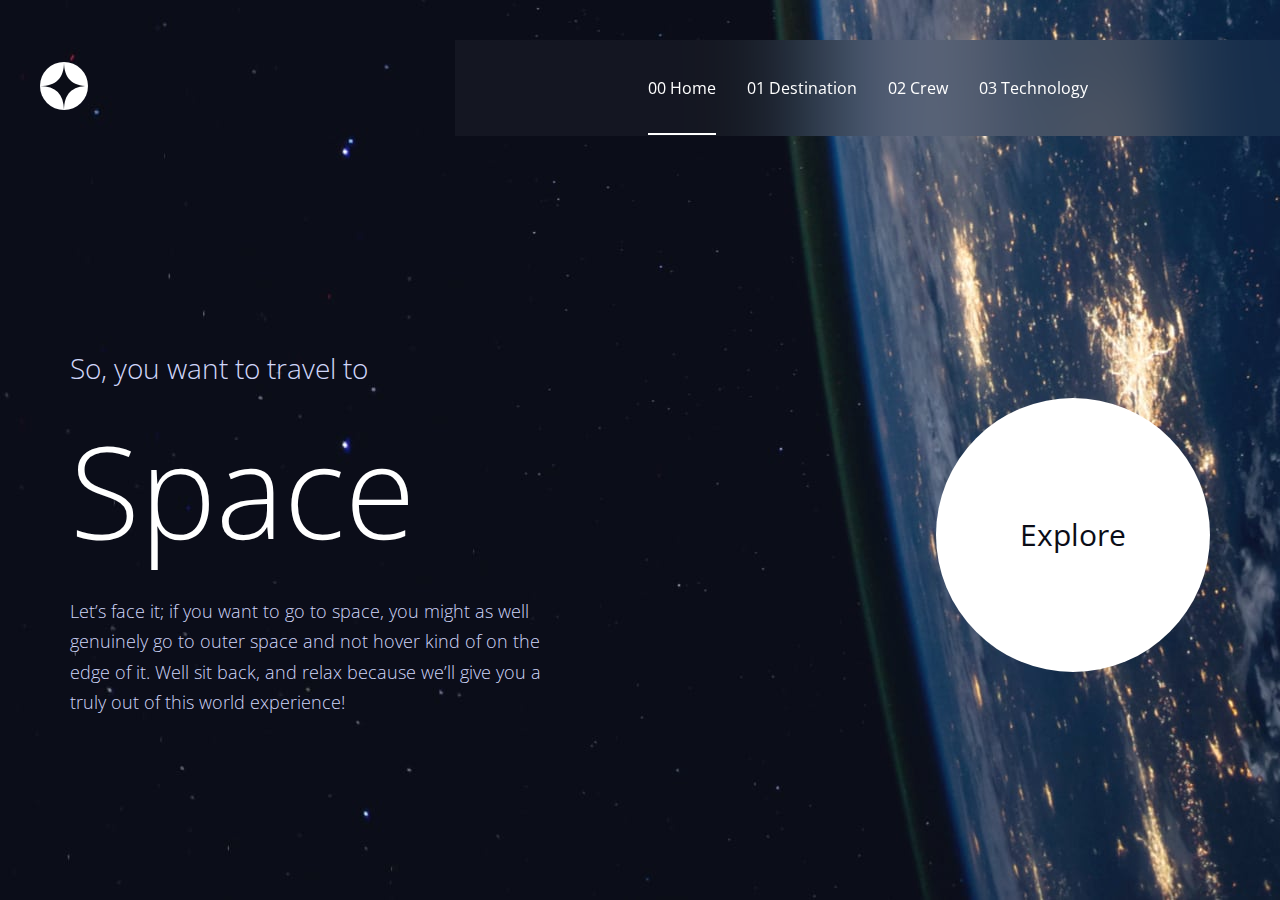
<file: index.html>
<!DOCTYPE html>
<html lang="en">
<head>
  <meta charset="UTF-8">
  <meta name="viewport" content="width=device-width, initial-scale=1.0">

  <link rel="icon" type="image/png" sizes="32x32" href="./images/favicon-32x32.png">
  
  <title>Frontend Mentor | Space tourism website</title>
  <!-- fonts -->
  <link rel="preconnect" href="https://fonts.googleapis.com">
  <link rel="preconnect" href="https://fonts.gstatic.com" crossorigin>
  <link href="https://fonts.googleapis.com/css2?family=Open+Sans:wght@300;400;500;600;700&display=swap" rel="stylesheet">

  <!-- styles links -->
  <link rel="stylesheet" href="css/normalize.css">
  <link rel="stylesheet" href="css/all.min.css">
  <link rel="stylesheet" href="css/utilize.css">
  <link rel="stylesheet" href="css/style.css">
  <link rel="stylesheet" href="css/responsive.css">

</head>
<body>
      <!-- start nav section -->
      <header >
        <nav class="navbar">
  
          <figure class="logo">
            <img src="images/shared/logo.svg" alt="logo">
          </figure>
          <ul class="navbar-container">
            <li id="closeNav" onclick="closeNav()">
              <i class="fa-solid fa-xmark"></i>
            </li>
            <li class="nav-item active">
              <a href="index.html">00 Home</a>
            </li>
            <li class="nav-item">
              <a href="destination.html">01 Destination</a>
            </li>
            <li class="nav-item">
              <a href="crew.html">02 Crew</a>
            </li>
            <li class="nav-item"><a href="technology.html">03 Technology</a></li>
          </ul>
          <div class="mobile" id="openNav" onclick="openNav()">
            <i class="fa-solid fa-bars open"></i>
          </div>
          
          </nav>
      </header>
        <!-- end nav section -->
  <!--start landing  -->
  <main class="landing">
      <div class="container">
          <div class="right_landing">
            <span> So, you want to travel to</span>
            <h1> Space</h1>
            <p>
              Let’s face it; if you want to go to space, you might as well genuinely go to 
            outer space and not hover kind of on the edge of it. Well sit back, and relax 
            because we’ll give you a truly out of this world experience!
            </p>
          </div>
          <div class="left_landing">
            <a href="#">Explore</a>
        </div>
    
    </section>
  </main>
  <!--end landing  -->
  
  
  
  

 


  
<!-- script -->
<script src="js/navbar.js"></script>
<script src="js/all.min.js"></script>
</body>
</html>
</file>
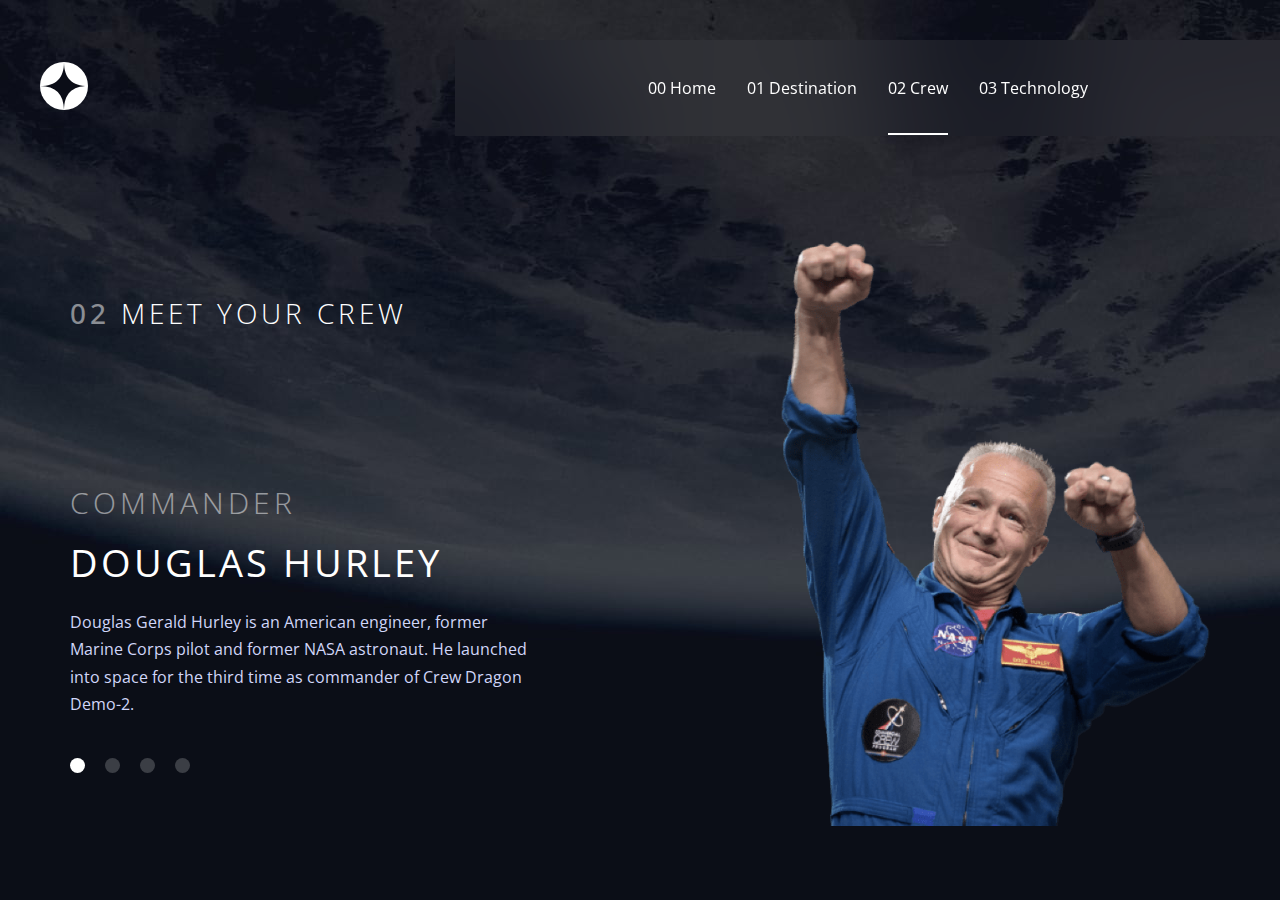
<file: crew.html>
<!DOCTYPE html>
<html lang="en">

<head>
    <meta charset="UTF-8">
    <meta name="viewport" content="width=device-width, initial-scale=1.0">

    <link rel="icon" type="image/png" sizes="32x32" href="./images/favicon-32x32.png">

    <title>Destination</title>
    <!-- fonts -->
    <link rel="preconnect" href="https://fonts.googleapis.com">
    <link rel="preconnect" href="https://fonts.gstatic.com" crossorigin>
    <link href="https://fonts.googleapis.com/css2?family=Open+Sans:wght@300;400;500;600;700&display=swap"
        rel="stylesheet">

    <!-- styles links -->
    <link rel="stylesheet" href="css/normalize.css">
    <link rel="stylesheet" href="css/all.min.css">
    <link rel="stylesheet" href="css/utilize.css">
    <link rel="stylesheet" href="css/style.css">
    <link rel="stylesheet" href="css/responsive.css">

</head>

<body>
    <!-- start nav section -->
    <header>
        <nav class="navbar">

            <figure class="logo">
                <img src="images/shared/logo.svg" alt="logo">
            </figure>
            <ul class="navbar-container">
                <li id="closeNav" onclick="closeNav()">
                    <i class="fa-solid fa-xmark"></i>
                </li>
                <li class="nav-item">
                    <a href="index.html">00 Home</a>
                </li>
                <li class="nav-item">
                    <a href="destination.html">01 Destination</a>
                </li>
                <li class="nav-item active">
                    <a href="crew.html">02 Crew</a>
                </li>
                <li class="nav-item"><a href="technology.html">03 Technology</a></li>
            </ul>
            <div class="mobile" id="openNav" onclick="openNav()">
                <i class="fa-solid fa-bars open"></i>
            </div>

        </nav>
    </header>
    <!-- end nav section -->
    <!--start landing  -->
    <main class="crew">
        <div class="container">
            <div class="main-content">
                <div class="crew-container">
                        <div class="header-row">
                            <h2> <span>02</span> Meet your crew</h2>
                        </div>
                    <div class="crew-content">
                        <div class="text active" id="1">
                            <h3>Commander</h3>
                            <h2>Douglas Hurley</h2>
                            <p>
                                Douglas Gerald Hurley is an American engineer, former Marine Corps pilot 
                                and former NASA astronaut. He launched into space for the third time as 
                                commander of Crew Dragon Demo-2.
                            </p>
                        </div>
                        <div class="text" id="2">
                            <h3>Mission Specialist</h3>
                            <h2>Mark Shuttleworth</h2>
                            <p>
                                Mark Richard Shuttleworth is the founder and CEO of Canonical, the company behind 
                                the Linux-based Ubuntu operating system. Shuttleworth became the first South 
                                African to travel to space as a space tourist.
                            </p>
                        </div>
                        <div class="text" id="3">
                            <h3>Pilot</h3>
                            <h2>Victor Glover</h2>
                            <p>
                                Pilot on the first operational flight of the SpaceX Crew Dragon to the 
                                International Space Station. Glover is a commander in the U.S. Navy where 
                                he pilots an F/A-18.He was a crew member of Expedition 64, and served as a 
                                station systems flight engineer. 
                            </p>
                        </div>
                        <div class="text" id="4">
                            <h3>Flight Engineer</h3>
                            <h2>Anousheh Ansari</h2>
                            <p>
                                Anousheh Ansari is an Iranian American engineer and co-founder of Prodea Systems. 
                                Ansari was the fourth self-funded space tourist, the first self-funded woman to 
                                fly to the ISS, and the first Iranian in space.
                            </p>
                        </div>
                        <ul class="crew-filter">
                            <li class="active" data-id="1"></li>
                            <li data-id="2" ></li>
                            <li data-id="3" ></li>
                            <li data-id="4" ></li>
                        </ul>
                    </div>
                </div>
                <figure class="image">
                    <img src="images/crew/image-douglas-hurley.png" alt="person">
                </figure>
            </div>
        </div>

        </section>
    </main>
    <!--end landing  -->

    <!-- script -->
    <script src="js/crew-filter.js"></script>
    <script src="js/navbar.js"></script>
    <script src="js/all.min.js"></script>
</body>

</html>
</file>
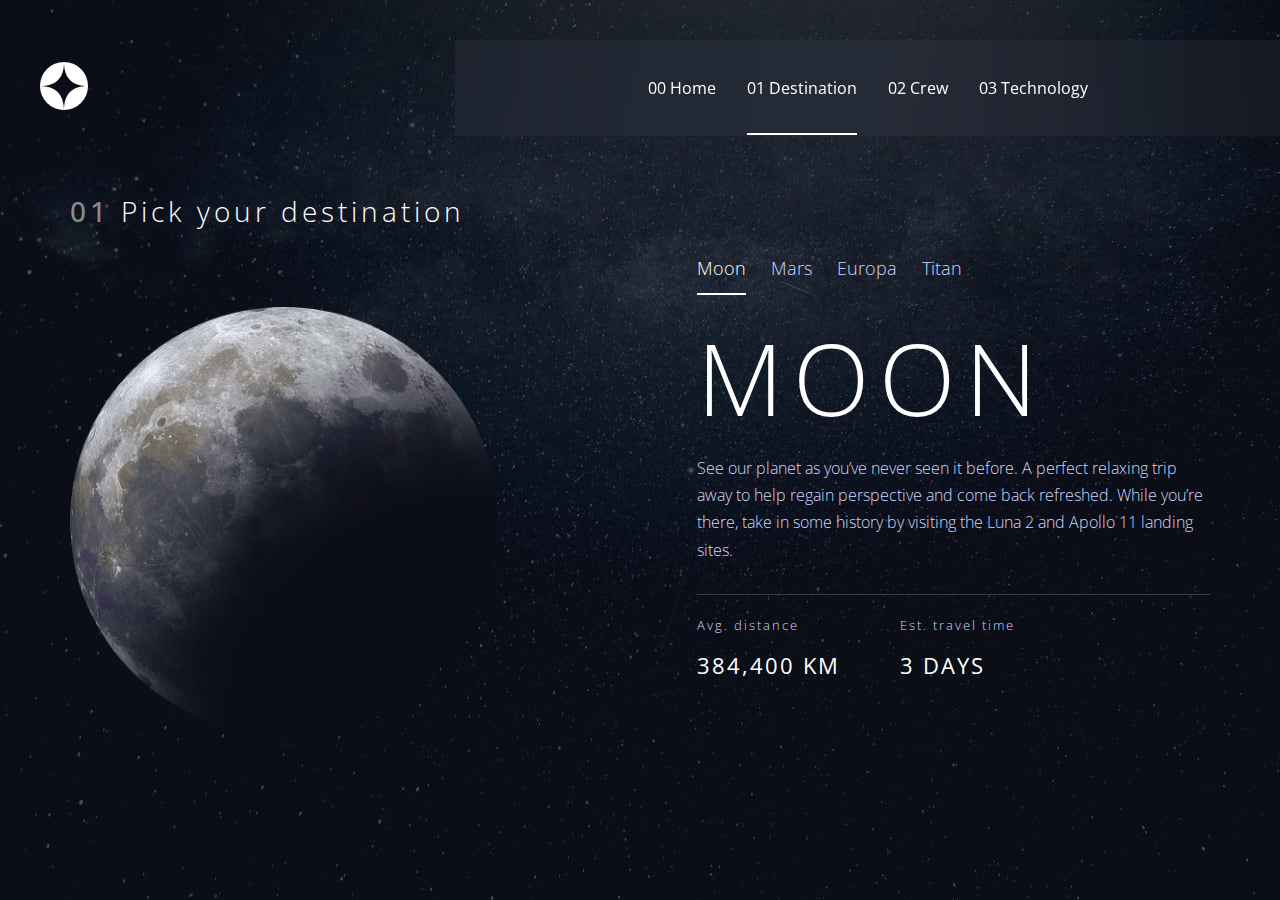
<file: destination.html>
<!DOCTYPE html>
<html lang="en">
<head>
  <meta charset="UTF-8">
  <meta name="viewport" content="width=device-width, initial-scale=1.0">

  <link rel="icon" type="image/png" sizes="32x32" href="./images/favicon-32x32.png">
  
  <title>Destination</title>
  <!-- fonts -->
  <link rel="preconnect" href="https://fonts.googleapis.com">
  <link rel="preconnect" href="https://fonts.gstatic.com" crossorigin>
  <link href="https://fonts.googleapis.com/css2?family=Open+Sans:wght@300;400;500;600;700&display=swap" rel="stylesheet">

  <!-- styles links -->
  <link rel="stylesheet" href="css/normalize.css">
  <link rel="stylesheet" href="css/all.min.css">
  <link rel="stylesheet" href="css/utilize.css">
  <link rel="stylesheet" href="css/style.css">
  <link rel="stylesheet" href="css/responsive.css">

</head>
<body>
      <!-- start nav section -->
      <header >
        <nav class="navbar">
  
          <figure class="logo">
            <img src="images/shared/logo.svg" alt="logo">
          </figure>
          <ul class="navbar-container">
            <li id="closeNav" onclick="closeNav()">
              <i class="fa-solid fa-xmark"></i>
            </li>
            <li class="nav-item">
              <a href="index.html">00 Home</a>
            </li>
            <li class="nav-item active">
              <a href="destination.html">01 Destination</a>
            </li>
            <li class="nav-item">
              <a href="crew.html">02 Crew</a>
            </li>
            <li class="nav-item"><a href="technology.html">03 Technology</a></li>
          </ul>
          <div class="mobile" id="openNav" onclick="openNav()">
            <i class="fa-solid fa-bars open"></i>
          </div>
          
          </nav>
      </header>
        <!-- end nav section -->
  <!--start landing  -->
    <main class="destination">
        <div class="container">
           
            <div class="main-content">
                <figure>
                  <div class="header-row">
                    <h2> <span>01</span> Pick your destination</h2>
                </div>
                    <img src="images/destination/image-moon.png" alt="moon">
                </figure>
                <div class="content">
                    <ul class="filter">
                        <li data-destination="moon" class="active">Moon</li>
                        <li data-destination="mars">Mars</li>
                        <li data-destination="europa">Europa</li>
                        <li data-destination="titan">Titan</li>
                    </ul>
                  <div class="content-div">
                      <div class="moon active" id="moon">
                        <div class="moon-details">
                            <h2 class="content-title">Moon</h2>
                            <p>
                                See our planet as you’ve never seen it before. A perfect relaxing trip away to help 
                                regain perspective and come back refreshed. While you’re there, take in some history 
                                by visiting the Luna 2 and Apollo 11 landing sites.
                            </p>
                        </div>
                        <div class="moon-numbers">
                            <div class="moon_1">
                                <span>Avg. distance</span>
                                <h3>384,400 km</h3>
                            </div>
                            <div class="moon_1">
                                <span>Est. travel time</span>
                                <h3> 3 days</h3>
                            </div>
                        </div>
                      </div>
                    <!-- marc -->
                    <div class="moon" id="mars">
                      <div class="moon-details">
                          <h2 class="content-title">Mars</h2>
                          <p>
                            Don’t forget to pack your hiking boots. You’ll need them to tackle Olympus Mons, 
                            the tallest planetary mountain in our solar system. It’s two and a half times 
                            the size of Everest!
                          </p>
                      </div>
                      <div class="moon-numbers">
                          <div class="moon_1">
                              <span>Avg. distance</span>
                              <h3> 225 mil. km</h3>
                          </div>
                          <div class="moon_1">
                              <span>Est. travel time</span>
                              <h3> 9 months</h3>
                          </div>
                      </div>
                    </div>
                    <!-- Europa -->
                    <div class="moon" id="europa">
                      <div class="moon-details">
                          <h2 class="content-title">Europa</h2>
                          <p>
                            The smallest of the four Galilean moons orbiting Jupiter, Europa is a 
                            winter lover’s dream. With an icy surface, it’s perfect for a bit of 
                            ice skating, curling, hockey, or simple relaxation in your snug 
                            wintery cabin.
                          </p>
                      </div>
                      <div class="moon-numbers">
                          <div class="moon_1">
                              <span>Avg. distance</span>
                              <h3>628 mil. km</h3>
                          </div>
                          <div class="moon_1">
                              <span>Est. travel time</span>
                              <h3>3 years</h3>
                          </div>
                      </div>
                    </div>
                     <!-- Europa -->
                     <div class="moon" id="titan">
                      <div class="moon-details">
                          <h2 class="content-title">Titan</h2>
                          <p>
                            The only moon known to have a dense atmosphere other than Earth, Titan 
                            is a home away from home (just a few hundred degrees colder!). As a 
                            bonus, you get striking views of the Rings of Saturn.

                          </p>
                      </div>
                      <div class="moon-numbers">
                          <div class="moon_1">
                              <span>Avg. distance</span>
                              <h3>1.6 bil. km</h3>
                          </div>
                          <div class="moon_1">
                              <span>Est. travel time</span>
                              <h3>7 years</h3>
                          </div>
                      </div>
                    </div>
                  </div>
                </div>
            </div>
        </div>
    
        </section>
    </main>
<!--end landing  -->

<!-- script -->
<script src="js/navbar.js"></script>
<script src="js/filter.js"></script>
<script src="js/all.min.js"></script>
</body>
</html>
</file>
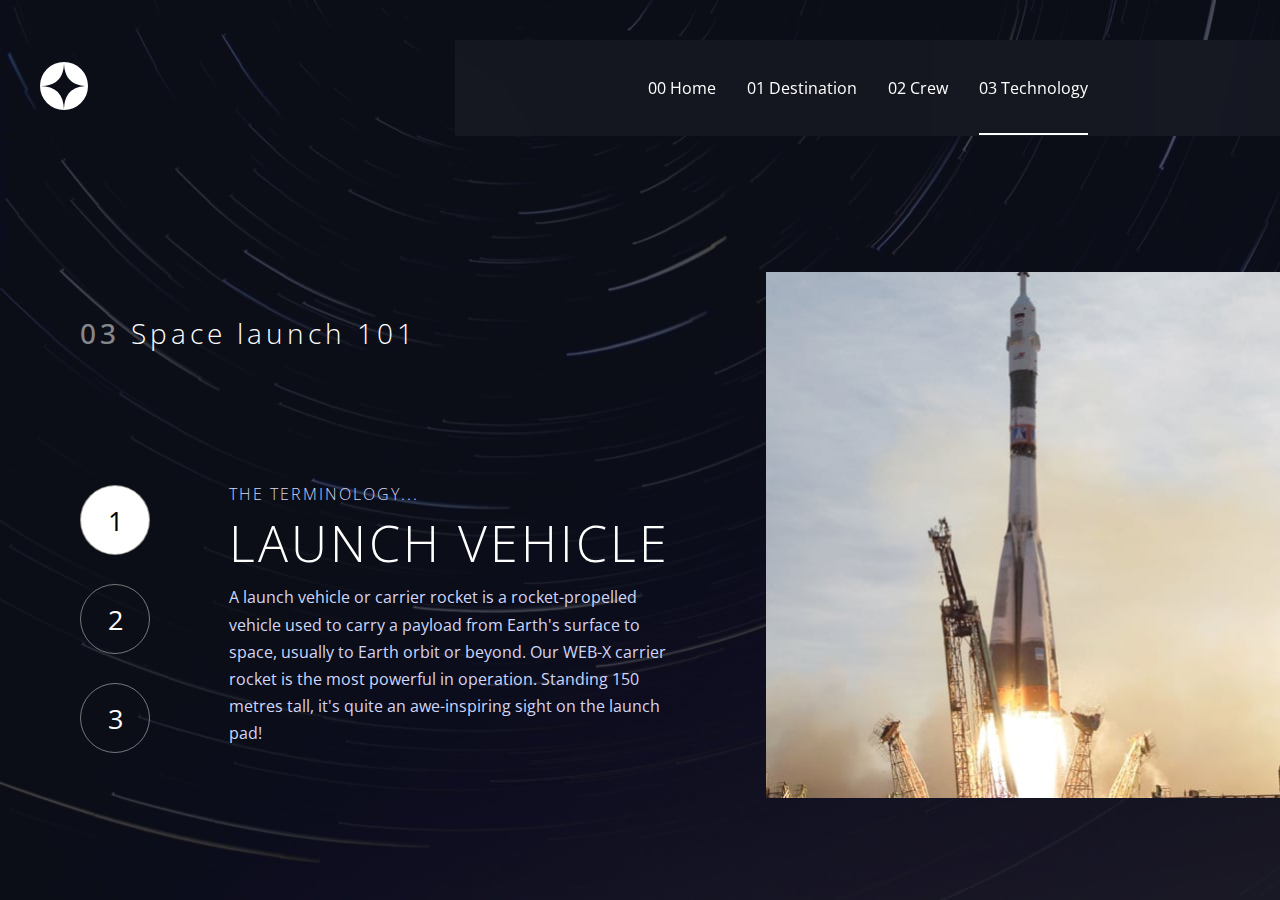
<file: technology.html>
<!DOCTYPE html>
<html lang="en">

<head>
    <meta charset="UTF-8">
    <meta name="viewport" content="width=device-width, initial-scale=1.0">

    <link rel="icon" type="image/png" sizes="32x32" href="./images/favicon-32x32.png">

    <title>Technology</title>
    <!-- fonts -->
    <link rel="preconnect" href="https://fonts.googleapis.com">
    <link rel="preconnect" href="https://fonts.gstatic.com" crossorigin>
    <link href="https://fonts.googleapis.com/css2?family=Open+Sans:wght@300;400;500;600;700&display=swap"
        rel="stylesheet">

    <!-- styles links -->
    <link rel="stylesheet" href="css/normalize.css">
    <link rel="stylesheet" href="css/all.min.css">
    <link rel="stylesheet" href="css/utilize.css">
    <link rel="stylesheet" href="css/style.css">
    <link rel="stylesheet" href="css/responsive.css">

</head>

<body>
    <!-- start nav section -->
    <header>
        <nav class="navbar">

            <figure class="logo">
                <img src="images/shared/logo.svg" alt="logo">
            </figure>
            <ul class="navbar-container">
                <li id="closeNav" onclick="closeNav()">
                    <i class="fa-solid fa-xmark"></i>
                </li>
                <li class="nav-item">
                    <a href="index.html">00 Home</a>
                </li>
                <li class="nav-item">
                    <a href="destination.html">01 Destination</a>
                </li>
                <li class="nav-item">
                    <a href="crew.html">02 Crew</a>
                </li>
                <li class="nav-item active"><a href="technology.html">03 Technology</a></li>
            </ul>
            <div class="mobile" id="openNav" onclick="openNav()">
                <i class="fa-solid fa-bars open"></i>
            </div>

        </nav>
    </header>
    <!-- end nav section -->
    <!--start landing  -->
    <main class="technology">
            <div class="main-content">
                <div class="crew-container">
                        <div class="header-row">
                            <h2> <span>03</span> Space launch 101</h2>
                        </div>
                    <div class="crew-content">
                        <ul class="technology-filter">
                            <li class="active" data-id="1">1</li>
                            <li data-id="2" >2</li>
                            <li data-id="3" >3</li>
                        </ul>
                        <div class="text active" id="1">
                            <h3>The terminology...</h3>
                            <h2>Launch vehicle</h2>
                            <p>
                                A launch vehicle or carrier rocket is a rocket-propelled vehicle used to carry a 
                                payload from Earth's surface to space, usually to Earth orbit or beyond. Our 
                                WEB-X carrier rocket is the most powerful in operation. Standing 150 metres tall, 
                                it's quite an awe-inspiring sight on the launch pad!
                            </p>
                        </div>
                        <div class="text" id="2">
                            <h3>The terminology...</h3>
                            <h2>Spaceport</h2>
                            <p>
                                A spaceport or cosmodrome is a site for launching (or receiving) spacecraft, 
                                by analogy to the seaport for ships or airport for aircraft. Based in the 
                                famous Cape Canaveral, our spaceport is ideally situated to take advantage 
                                of the Earth’s rotation for launch.
                            </p>
                        </div>
                        <div class="text" id="3">
                            <h3>The terminology...</h3>
                            <h2>Space capsule</h2>
                            <p>
                                A space capsule is an often-crewed spacecraft that uses a blunt-body reentry 
                                capsule to reenter the Earth's atmosphere without wings. Our capsule is where 
                                you'll spend your time during the flight. It includes a space gym, cinema, 
                                and plenty of other activities to keep you entertained.
                            </p>
                        </div>
                   
                    </div>
                </div>
                <div class="image-container">
                    <figure data-image="1" class="image active">
                        <img src="images/technology/image-launch-vehicle-portrait.jpg" class="desketop" alt="person">
                        <img src="images/technology/image-launch-vehicle-landscape.jpg" class="tablet">
                    </figure>
                    <figure data-image="2" class="image">
                        <img src="images/technology/image-spaceport-portrait.jpg" class="desketop" alt="person">
                        <img src="images/technology/image-spaceport-landscape.jpg" class="tablet">
                    </figure>
                    <figure data-image="3" class="image">
                        <img src="images/technology/image-space-capsule-portrait.jpg" class="desketop" alt="person">
                        <img src="images/technology/image-space-capsule-landscape.jpg" class="tablet">

                    </figure>
                </div>

            </div>
        

        </section>
    </main>
    <!--end landing  -->

    <!-- script -->
    <script src="js/technology.js"></script>
    <script src="js/navbar.js"></script>
    <script src="js/all.min.js"></script>
</body>

</html>
</file>
<file: css/utilize.css>
*{
    margin: 0;
    padding: 0;
    box-sizing: border-box;
    text-decoration: none;
    list-style-type: none;
}
:root{
    --main-color:rgb(11,13,23);
    --secondery-color:rgb(208,214,249);
}
html{
    scroll-behavior: smooth;
}
body{
    font-family: 'Open Sans', sans-serif;
    overflow-x: hidden;
}
.container{
    padding-left: 15px;
    padding-right: 15px;
    margin-left: auto;
    margin-right: auto;
    
}

p{
    line-height: 1.7;
}
</file>
<file: css/style.css>
/* start nav section */
header{
    height: 170px;
    position: absolute;
    width: 100%;

}
.navbar{
    position: relative;
    top: 40px;
    display: flex;
    align-items: center;
    justify-content: space-between;
}
.navbar .logo{
    padding-left: 40px;
}
.navbar .navbar-container{
    display: flex;   
     height: 96px;
    background: rgb(255 255 255/4%);
    backdrop-filter: blur(51px); 
    width: 825px;
    align-items: center;
    justify-content: center;
    position: relative;
    column-gap: 31px;

}
.navbar .navbar-container::after{
    content: "";
    height: 0.5px;
    position: absolute;
    left: -65%;
    background: #ffffff3d;
    z-index: 2;
    width: 70%;
}
.navbar .navbar-container #closeNav,
.navbar .mobile{
    display: none;
}
.navbar .navbar-container li a{
    font-size: 16px;
    color: #FFF;
    position: relative;
}

.navbar .navbar-container li a::after{
    content: "";
    position: absolute;
    height: 2px;
    width: 0%;
    background-color: #FFF;
    bottom: -36px;
    left: 0;
    transition: .5s;
    -webkit-transition: .5s;
    -moz-transition: .5s;
    -ms-transition: .5s;
    -o-transition: .5s;
}
.navbar .navbar-container li.active a::after,
.navbar .navbar-container li:hover a::after{
    width: 100%;
}
/* end nav section */
/* start landing section */
.landing,
.destination,
.crew,
.technology{
    background: url("../images/home/background-home-desktop.jpg");
    background-size: cover;
    background-size: cover;
    min-height: 100vh;
    display: flex;
    flex-direction: column;
    justify-content: center;
    align-items: center;
    padding-top: 170px;
}
 .landing .container,
 .destination,
 .crew .container .main-content,
 .technology .main-content{
    display: flex;
    justify-content: space-between;
    align-items: center;
    /* margin-top: 8rem; */
}
 .right_landing{
    flex-basis: 43%;
    color: #FFF;
}
 .right_landing span{
    font-weight: 200;
    color: var(--secondery-color);
    font-size: 28px;
}
 .right_landing h1{
    font-size: 8rem;
    font-weight: 300;
    margin: 2rem 0;
}
 .right_landing p{    
    font-size: 18px;
    color: var(--secondery-color);
    font-weight: 100;

}
 .left_landing a{
    width: 274px;
    height: 274px;
    display: inline-block;
    background: #FFF;
    display: flex;
    justify-content: center;
    align-items: center;
    border-radius: 50%;
    font-size: 30px;
    color: var(--main-color);
}
/* end landing section */
/* =============================================== */
/* start destination page */
.destination{
    background: url("../images/destination/background-destination-desktop.jpg");
 background-repeat: no-repeat;
 background-size: cover;
 padding-bottom: 33px;

}
.destination .container{
    margin-top:25px;
}
.destination .main-content{
    display: flex;
    justify-content: space-between;
    align-items: center;
    column-gap: 30px;
}
.destination .main-content figure{
    flex-basis: 47%;
    display: flex;
    flex-direction: column;
    row-gap: 80px;
}

.destination .header-row{
    text-align: left;
    color: #FFF;
}
.destination .header-row h2,
.crew .crew-container h2,
.technology .header-row h2{
    font-weight: 100;
    font-size: 28px;
    letter-spacing: 4px;
}
.destination .header-row h2 span,
.crew .crew-container h2 span,
.technology .crew-container h2 span{
    color: #FFF;
    opacity: .5;
    font-weight: 500;
}
.destination img{
    width: 428px;
}
.destination .content{
    flex-basis: 45%;
    color: #FFF;
    display: flex;
    flex-direction: column;
    row-gap: 35px;
}
.destination .content .filter{
    display: flex;
    align-items: center;
    column-gap: 25px;
}
.destination .content .filter li{
    font-size: 18px;
    font-weight: 100;
    padding: 6px 0;
    color: var(--secondery-color);
    position: relative;
    cursor: pointer;
}
.destination .content .filter li.active{
    color: #FFF;
}
.destination .content .filter li::after{
    content: "";
    position: absolute;
    bottom: -10px;
    width: 0;
    height: 2px;
    background-color: #FFF;
    left: 0;
    transition: .5s;
    -webkit-transition: .5s;
    -moz-transition: .5s;
    -ms-transition: .5s;
    -o-transition: .5s;
}
.destination .content .filter li.active::after,
.destination .content .filter li:hover::after{
    width: 100%;
}
.destination .content .moon{
    
    display: flex;
    flex-direction: column;
    row-gap: 30px;
}
.destination .content .moon h2{
    font-size: 100px;
    font-weight: 200;
    text-transform: uppercase;  
    letter-spacing: 10px;
    margin-bottom: 20px;
}
.destination .content .moon-details p{
    color: var(--secondery-color);
    font-weight: 200;
    font-size: 16px;
}
.destination .content .moon-numbers{
    border-top: 1px solid #383B4B;
    padding-top: 23px;
    display: flex;
    gap: 60px;
}
.destination .content .moon-numbers .moon_1 {
   display: flex;
   flex-direction: column;
   row-gap: 20px;
}
.destination .content .moon-numbers .moon_1 span{
    font-weight: 100;
    letter-spacing: 2px;
    font-size: 13px;
    color: var(--secondery-color);
}
.destination .content .moon-numbers .moon_1 h3{
    font-weight: 400;
    letter-spacing: 2px;
    text-transform: uppercase;
    font-size: 22px;
}
.destination .content .moon {
    display: none;
}
.destination .content .moon.active{
    display: flex;
}
/* end destination page */
/* =================================== */
/* start crew page */
.crew{
    background-image: url("../images/crew/background-crew-desktop.jpg");
    background-size: cover;
    background-repeat: no-repeat;
}
.crew .main-content{
    column-gap: 65px;
    color: #FFF;
}
.crew .container .main-conten{
    justify-content: center;
}
.crew .main-content p{
    width: 467px;
    max-width: 100%;
    color: var(--secondery-color);
}
.crew .crew-container{
    display: flex;
    flex-direction: column;
    row-gap: 157px;
    flex-basis: 60%;
  }
.crew .crew-container h2{
    text-transform: uppercase;
}
.crew  .crew-container .crew-content h2{
    font-size: 38px;
    text-transform: uppercase;
    margin-bottom: 25px;
    letter-spacing: 3px;
    font-weight: 400;

}
.crew .crew-container h3{
    color: #FFF;
    opacity: .5;
    font-size: 30px;
    font-weight: 300;
    text-transform: uppercase;
    letter-spacing: 4px;
    margin-bottom: 20px;
}
.crew .crew-content .text{
    display: none;
}
.crew .crew-content .text.active{
    display: block;
}
.crew figure{
    flex-basis: 40%;
}
.crew figure img{
    min-width: 400px;
    max-width: 100%;
}
.crew .crew-filter{
    display: flex;
    column-gap: 20px;
    margin-top: 40px;
    
}
.crew .crew-filter li{
    width: 15px;
    height: 15px;
    border-radius: 50%;
    -webkit-border-radius: 50%;
    -moz-border-radius: 50%;
    -ms-border-radius: 50%;
    -o-border-radius: 50%;
    background-color: rgb(255 255 255/20%);
    transition: .5s;
    -webkit-transition: .5s;
    -moz-transition: .5s;
    -ms-transition: .5s;
    -o-transition: .5s;
    cursor: pointer;
}
.crew .crew-filter li.active,
.crew .crew-filter li:hover{
    background-color: #FFF;
}

/* end crew page */
/* =============================================== */
/* start technology page */
.technology{
    background-image: url("../images/technology/background-technology-desktop.jpg");
    background-size: cover;
    background-repeat: no-repeat;
    align-items: unset;
}
.technology .crew-container{
    color: #FFF;
    padding-left: 80px;
    flex-basis: 60%;
    
    display: flex;
    flex-direction: column;
    row-gap: 135px;
}
.technology .header-row h2{
    text-align: left;
}
.technology .crew-content .text h2{
    letter-spacing:3px;
}
.technology .crew-container .text h3{
    font-size: 16px;
    color: var(--secondery-color);
    font-weight: 300;
    text-transform: uppercase;
    letter-spacing: 2px;
}
.technology .crew-content{
    display: flex;
    justify-content: space-between;
    column-gap: 79px;
    flex-basis: 80%;
}

.technology .crew-content .text{
    display: none;
    width: 470px;
    flex-basis: 90%;
}
.technology .crew-content .text.active{
    display: block;
}
.technology .crew-content .technology-filter{
    display: flex;
    flex-direction: column;
    row-gap: 29px;
}
.technology .crew-content .technology-filter li{
   border: 1px solid #898989d9;
    width: 70px;
    height: 70px;
    display: flex;
    flex-direction: column;
    justify-self: center;
    align-items: center;
    border-radius: 50%;
    -webkit-border-radius: 50%;
    -moz-border-radius: 50%;
    -ms-border-radius: 50%;
    -o-border-radius: 50%;
    line-height: 70px;
    font-size: 27px;
    cursor: pointer;
}
.technology .crew-content .technology-filter li.active{
    background-color: #FFF;
    color: #000;
}
.technology .crew-content .text h2{
    font-size: 50px;
    text-transform: uppercase;
    font-weight: 200;
    margin: 12px auto;
}
.technology .crew-content .text p{
    font-size: 16px;
    color: var(--secondery-color);
    width:444px;
}
.technology .image{
    flex-basis: 40%;
    background-size: cover;
    background-repeat: no-repeat;
    display: none;
}
.technology .image.active{
    display: block;
}
.technology .image .desketop{
    display: block;
    width: 100%;
}
.technology .image .tablet{
    display: none;
}
/* end technology page */
</file>
<file: css/responsive.css>
/* container */
/* small */
@media (min-width: 768px) {
    .container {
        width: 750px;
    }
}

/*med screen*/
@media (min-width: 992px) {
    .container {
        width: 970px;
    }
}
/*large screen*/
@media (min-width: 1200px) {
    .container {
        width: 1170px;
    }
}
@media  screen and (max-width:1200px) {
    .technology .crew-content{
        flex-direction: column;
        flex-basis: 50%;
    }
    .technology .crew-content .technology-filter{
        order: 2;
        display: flex;
        flex-direction: row;
        margin-top: 46px;
        column-gap: 30px;
    }
    .technology .crew-container{
        row-gap: 90px;
    }
    .technology .crew-container .header-row{
        text-align: center;
    }
   

}
@media screen and (max-width:1400px) {
    
    .navbar .navbar-container::after{
        display: none;
    }
}
@media  screen and (max-width:991px) {
    .navbar .navbar-container{
        width: 510px;
    }
    .landing,.destination{
        background: url(../images/home/background-home-tablet.jpg);
        background-repeat: no-repeat;
        background-size: cover;
        padding-bottom: 50px;
    
    }
  .destination{
      background: url("../images/destination/background-destination-tablet.jpg");
      background-size: cover;
      background-repeat: no-repeat;
  }
   .crew{
        background: url("../images/crew/background-crew-tablet.jpg");
        background-size: cover;
        background-repeat: no-repeat;
      }
    .landing  .container{
        flex-direction: column;
        bottom: unset;
        justify-content: center;
        display: flex;
        align-items: center;
        row-gap: 6rem;
        text-align: center;
        margin-top: 20px;
    
    }
     .right_landing p{
        width: 465px;
        font-size: 16px;
      
    }
    /* =============================== */
    /* destination page */
    .destination .container .main-content{
        flex-direction: column;
        justify-content: center;
        align-items: center;
        text-align: center;
        flex-basis: 100%;
    }
    .destination .content .filter{
        justify-content: center;
        margin-top: 4em;
    
    }
    .destination .moon .moon-numbers
    {
        justify-content: center;
        padding-top: 40px;
    }
    .destination .content .moon-details p{
        width: 617px;
         max-width: 100%;
    }
    /* crew page */
    .crew .header-row h2{
        text-align: left;
    }
    .crew .crew-container{
        width: 100%;
        row-gap: 60px;
        margin-top: 40px;
    }
    .crew .main-content p{
        margin: auto;
        width: 500px;
        max-width: 100%;
    }
    .crew .container .main-content{
        flex-direction: column;
        row-gap: 60px;
        justify-content: center;
        align-items: center;
        text-align: center;
    }
    .crew .crew-filter{
        justify-content: center;
        align-items: center;
    
    }
    /* technology */
    .technology .main-content{
        flex-direction: column;
    }
    .technology .image-container{
        order: -1;
        width: 100%; 
        margin-bottom: 3rem;   
    }
 
    .technology .image .desketop{
        display: none;
    }
    .technology .image .tablet{
        width: 100%; 
        display: block;
    }
    .technology .header-row h2{
        text-align: center;
    }
    .technology .crew-content .technology-filter{
        order: 0;
        margin: 0 auto 47px;
        column-gap: 40px;
    }
    .technology .crew-container{
        width: 100%;
        padding-left: unset;
        margin-bottom: 50px;
    }
    .technology .crew-content .text p{
        color: var(--secondery-color);
        width: 458px;
        margin: auto;
        font-size: 15.8px;
        max-width: 100%;
    }
    .technology .crew-content .technology-filter li{
        width: 65px;
        height: 65px;
        line-height: 65px;
    }
    .technology .crew-content .text{
        text-align: center;
        width: 100%;
    }
}
@media screen and (max-width:765px) {
    /* start landing */
    .landing,
    .destination{
        background: url(../images/home/background-home-mobile.jpg);
        background-size: cover;
        background-repeat: no-repeat;
        padding-top: 100px;
    }
    .destination{
        background: url("../images/destination/background-destination-mobile.jpg");
        background-size: cover;
        background-repeat: no-repeat;
      }
      .crew{
        background: url("../images/crew/background-crew-mobile.jpg");
        background-size: cover;
        background-repeat: no-repeat;
      }
    .landing .right_landing span{
        font-size: 25px;
    }
    .landing .right_landing h1{
        font-size: 5rem;
    }
    .landing .right_landing p{
        width: 100%;
    }
    .landing .left_landing a{
        width: 200px;
        height: 200px;
        font-size: 25px;
    }
    /* end landing */
    /* start navbar */
    header{
        height: 70px;
    }
    .navbar{
        top: 20px;
    }
    .navbar .logo img{
        width: 37px;
    }
    .navbar .navbar-container{
        top: 0;
        min-height: 100vh;
        position: fixed;
        right: 0;
        width: 300px;
        max-width: 100%;
        z-index: 24;
        display: flex;
        justify-content: flex-start;
        padding: 3rem 2rem;
        flex-direction: column;
        row-gap: 40px;
        align-items: baseline;
        transform:translateX(100%) ;
        -webkit-transform:translateX(100%) ;
        -moz-transform:translateX(100%) ;
        -ms-transform:translateX(100%) ;
        -o-transform:translateX(100%) ;
        transition: .5s;
        -webkit-transition: .5s;
        -moz-transition: .5s;
        -ms-transition: .5s;
        -o-transition: .5s;
}
.navbar .navbar-container.active{
    transform: translateX(0);
    -webkit-transform: translateX(0);
    -moz-transform: translateX(0);
    -ms-transform: translateX(0);
    -o-transform: translateX(0);
}
.navbar .navbar-container #closeNav{
    display: block;
    color: #FFF;
    margin-left: auto;
    font-size: 22px;
    cursor: pointer;
}
    
    .navbar .mobile{
        
    display: block;
    margin-right: 32px;

    }
    .mobile svg{
        color: #FFF;
        font-size: 29px;
        cursor: pointer;
    }
    .navbar .navbar-container li a{
        color: #ffffff6e;
    }
    .navbar .navbar-container li.active a,
    .navbar .navbar-container li:hover a{
        color: #FFF;
    }
    .navbar .navbar-container li a::after{
        display: none;
    }
    /* ====================================== */
    /* start destination page */
    .destination .header-row h2{
        font-size: 18px;
    }
    .destination .main-content figure{
        align-items: center;
    }
    .destination img{
        width: 300px;
        max-width: 100%;
    }
    .destination .content{
        row-gap: 44px;
    }
    .destination .content .moon h2 {
        font-size: 56px;
    }
    .destination .content .moon-details p{
        font-size: 15px;
        width:100% ;
    }
    .destination .moon .moon-numbers
    {
        justify-content: center;
        flex-direction: column;
        gap: 41px;
        width: 100%;
    }
    .destination .content .moon-numbers .moon_1 span{
        font-size: 18px;
    }
    .destination .content .moon-numbers .moon_1 h3 {
        font-size: 23px;
    }
    /* start crew page */
    .crew .header-row h2{
        text-align: center;
        font-size: 22px;
    }
    .crew .crew-container h3{
        font-size: 25px;
    }
    .crew .crew-container .crew-content h2{
        font-size: 29px;
    }
    .crew .main-content p{
        font-size: 13px;
    }
   
    .crew figure img{
        width: 400px;
        max-width: 100%;
        min-width: unset;
    }
    /* ======================================== */
    /* technology page */
    .technology .crew-container .header-row{
        text-align: center;
    } 
}
@media screen and (max-width:525px) {
    .crew .main-content p{
        width: 95%;
        margin: auto;
    }
}
@media screen and (max-width:461px) {
    .crew .crew-container h3{
        font-size: 19px;
    }
    .crew .crew-container .crew-content h2{
        font-size: 22px;
    }
}
@media screen and (max-width:357px) {
    .crew .header-row h2{
        font-size: 17px;
        line-height: 1.6;
    }
    .crew .crew-container h3{
        font-size: 17px;
    }
    .crew .crew-container .crew-content h2{
        line-height: 1.6;
        font-size: 17px;
    }
 
}
@media screen and (max-width:500px) {
    .technology .crew-container{
        row-gap: 55px;
        padding-left: 15px;
        padding-right: 15px;
    }
    .technology .crew-content .technology-filter li{
        width: 50px;
        height: 50px;
        line-height: 50px;
        font-size: 19px;
    }
    .technology .header-row h2{
        font-size: 22px;
    }
    .technology .crew-content .text h2{
        font-size: 2.5rem;
    }
    .technology .crew-content .text p{
        font-size: 14px;
        margin-top: 26px;
    }
}
@media screen and (max-width:400px) {
    .technology .header-row h2{
        font-size: 19px;
    }
    .technology .crew-content .text h2{
        font-size: 2rem;
    }
}
</file>
